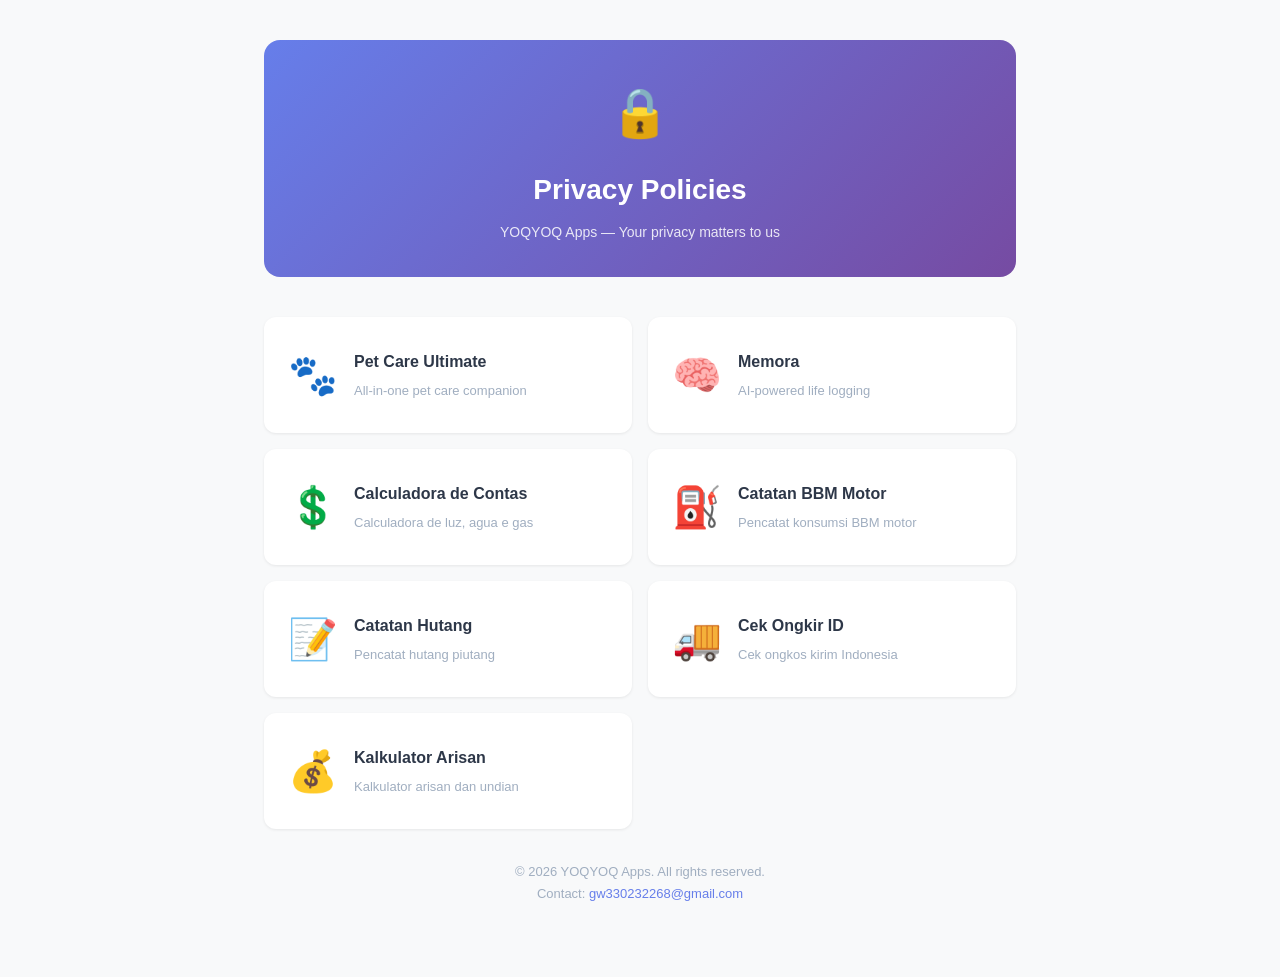
<file: index.html>
<!DOCTYPE html>
<html lang="en">
<head>
  <meta charset="UTF-8">
  <meta name="viewport" content="width=device-width, initial-scale=1.0">
  <title>YOQYOQ Apps - Privacy Policies</title>
  <link rel="stylesheet" href="style.css">
</head>
<body>
  <div class="container">
    <div class="header">
      <div class="app-icon">&#128274;</div>
      <h1>Privacy Policies</h1>
      <p class="subtitle">YOQYOQ Apps &mdash; Your privacy matters to us</p>
    </div>

    <div class="app-grid">
      <a href="pet-care-ultimate.html" class="app-card">
        <span class="card-icon">&#128062;</span>
        <div class="card-info">
          <h3>Pet Care Ultimate</h3>
          <p>All-in-one pet care companion</p>
        </div>
      </a>
      <a href="memora.html" class="app-card">
        <span class="card-icon">&#129504;</span>
        <div class="card-info">
          <h3>Memora</h3>
          <p>AI-powered life logging</p>
        </div>
      </a>
      <a href="calculadora-contas.html" class="app-card">
        <span class="card-icon">&#128178;</span>
        <div class="card-info">
          <h3>Calculadora de Contas</h3>
          <p>Calculadora de luz, agua e gas</p>
        </div>
      </a>
      <a href="catatan-bbm-motor.html" class="app-card">
        <span class="card-icon">&#9981;</span>
        <div class="card-info">
          <h3>Catatan BBM Motor</h3>
          <p>Pencatat konsumsi BBM motor</p>
        </div>
      </a>
      <a href="catatan-hutang.html" class="app-card">
        <span class="card-icon">&#128221;</span>
        <div class="card-info">
          <h3>Catatan Hutang</h3>
          <p>Pencatat hutang piutang</p>
        </div>
      </a>
      <a href="cek-ongkir-id.html" class="app-card">
        <span class="card-icon">&#128666;</span>
        <div class="card-info">
          <h3>Cek Ongkir ID</h3>
          <p>Cek ongkos kirim Indonesia</p>
        </div>
      </a>
      <a href="kalkulator-arisan.html" class="app-card">
        <span class="card-icon">&#128176;</span>
        <div class="card-info">
          <h3>Kalkulator Arisan</h3>
          <p>Kalkulator arisan dan undian</p>
        </div>
      </a>
    </div>

    <div class="footer">
      <p>&copy; 2026 YOQYOQ Apps. All rights reserved.</p>
      <p>Contact: <a href="mailto:gw330232268@gmail.com">gw330232268@gmail.com</a></p>
    </div>
  </div>
</body>
</html>
</file>
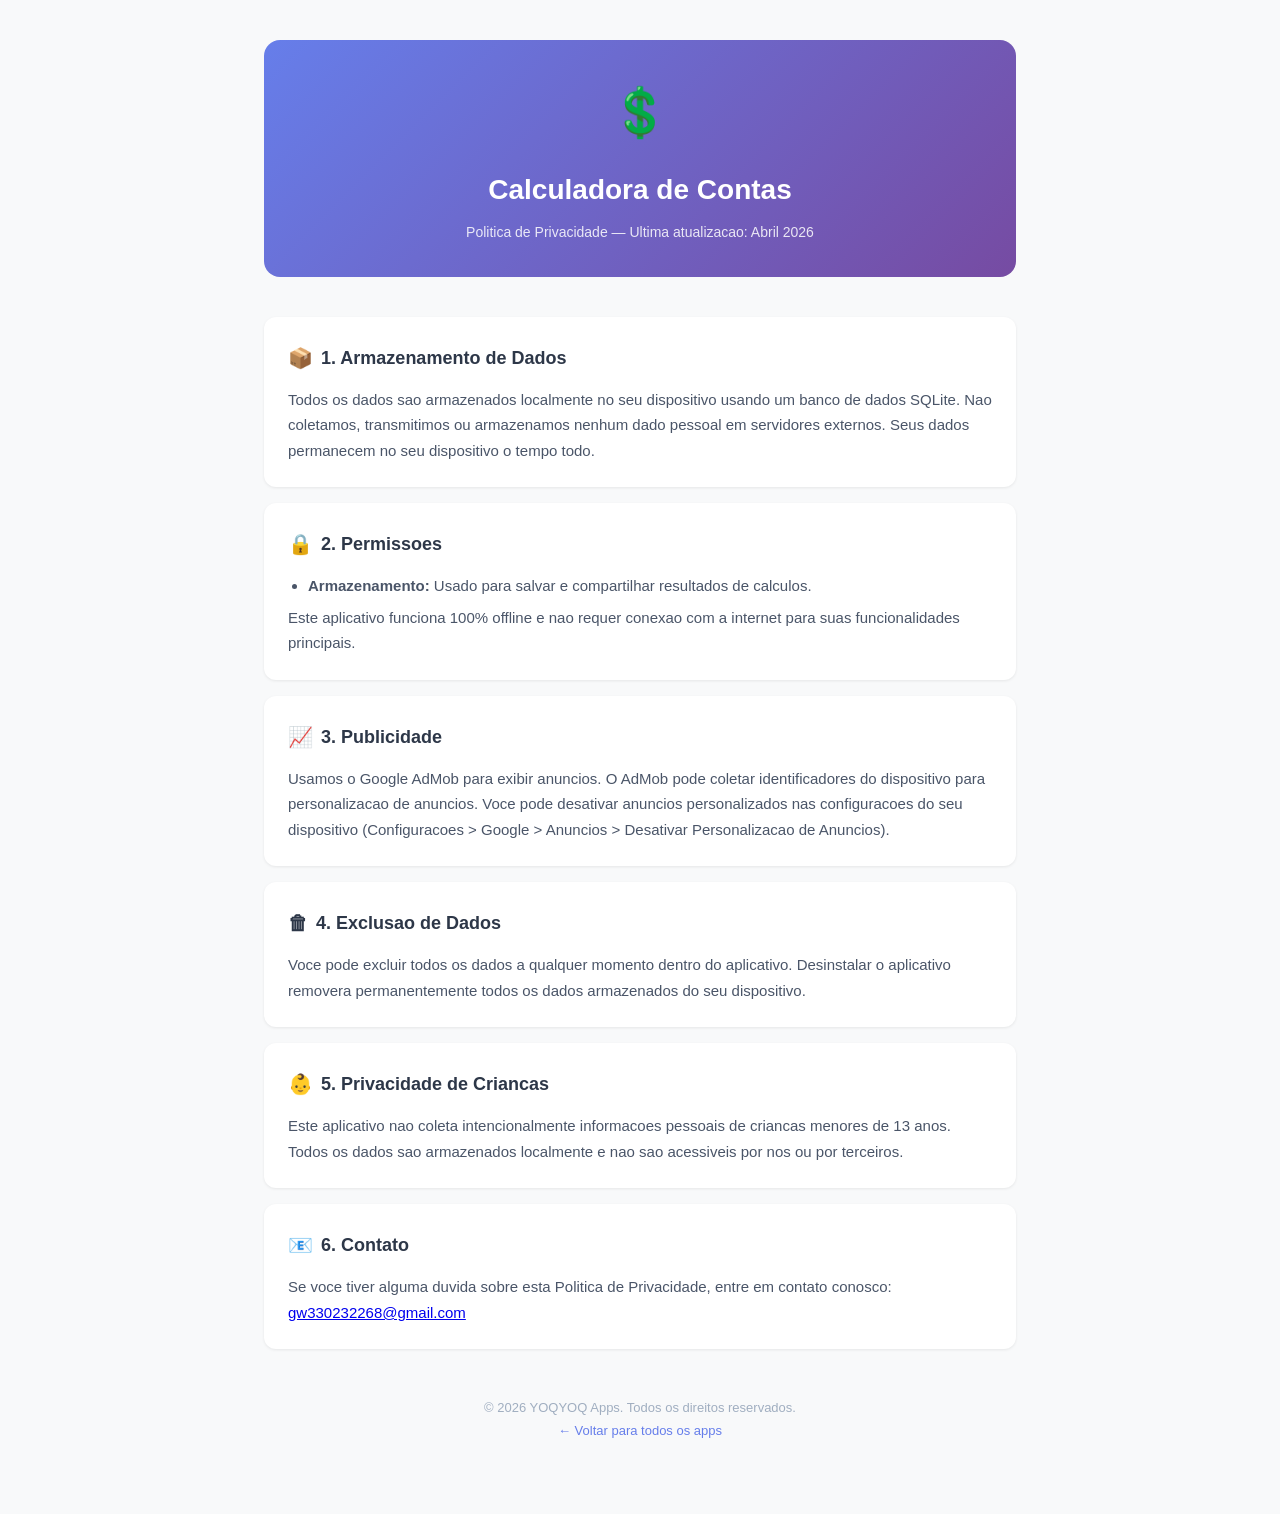
<file: calculadora-contas.html>
<!DOCTYPE html>
<html lang="pt-BR">
<head>
  <meta charset="UTF-8">
  <meta name="viewport" content="width=device-width, initial-scale=1.0">
  <title>Calculadora de Contas - Politica de Privacidade</title>
  <link rel="stylesheet" href="style.css">
</head>
<body>
  <div class="container">
    <div class="header">
      <div class="app-icon">&#128178;</div>
      <h1>Calculadora de Contas</h1>
      <p class="subtitle">Politica de Privacidade &mdash; Ultima atualizacao: Abril 2026</p>
    </div>

    <section>
      <h2><span class="icon">&#128230;</span> 1. Armazenamento de Dados</h2>
      <p>Todos os dados sao armazenados localmente no seu dispositivo usando um banco de dados SQLite. Nao coletamos, transmitimos ou armazenamos nenhum dado pessoal em servidores externos. Seus dados permanecem no seu dispositivo o tempo todo.</p>
    </section>

    <section>
      <h2><span class="icon">&#128274;</span> 2. Permissoes</h2>
      <ul>
        <li><strong>Armazenamento:</strong> Usado para salvar e compartilhar resultados de calculos.</li>
      </ul>
      <p>Este aplicativo funciona 100% offline e nao requer conexao com a internet para suas funcionalidades principais.</p>
    </section>

    <section>
      <h2><span class="icon">&#128200;</span> 3. Publicidade</h2>
      <p>Usamos o Google AdMob para exibir anuncios. O AdMob pode coletar identificadores do dispositivo para personalizacao de anuncios. Voce pode desativar anuncios personalizados nas configuracoes do seu dispositivo (Configuracoes &gt; Google &gt; Anuncios &gt; Desativar Personalizacao de Anuncios).</p>
    </section>

    <section>
      <h2><span class="icon">&#128465;</span> 4. Exclusao de Dados</h2>
      <p>Voce pode excluir todos os dados a qualquer momento dentro do aplicativo. Desinstalar o aplicativo removera permanentemente todos os dados armazenados do seu dispositivo.</p>
    </section>

    <section>
      <h2><span class="icon">&#128118;</span> 5. Privacidade de Criancas</h2>
      <p>Este aplicativo nao coleta intencionalmente informacoes pessoais de criancas menores de 13 anos. Todos os dados sao armazenados localmente e nao sao acessiveis por nos ou por terceiros.</p>
    </section>

    <section>
      <h2><span class="icon">&#128231;</span> 6. Contato</h2>
      <p>Se voce tiver alguma duvida sobre esta Politica de Privacidade, entre em contato conosco:</p>
      <p><a href="mailto:gw330232268@gmail.com">gw330232268@gmail.com</a></p>
    </section>

    <div class="footer">
      <p>&copy; 2026 YOQYOQ Apps. Todos os direitos reservados.</p>
      <p><a href="index.html">&larr; Voltar para todos os apps</a></p>
    </div>
  </div>
</body>
</html>
</file>
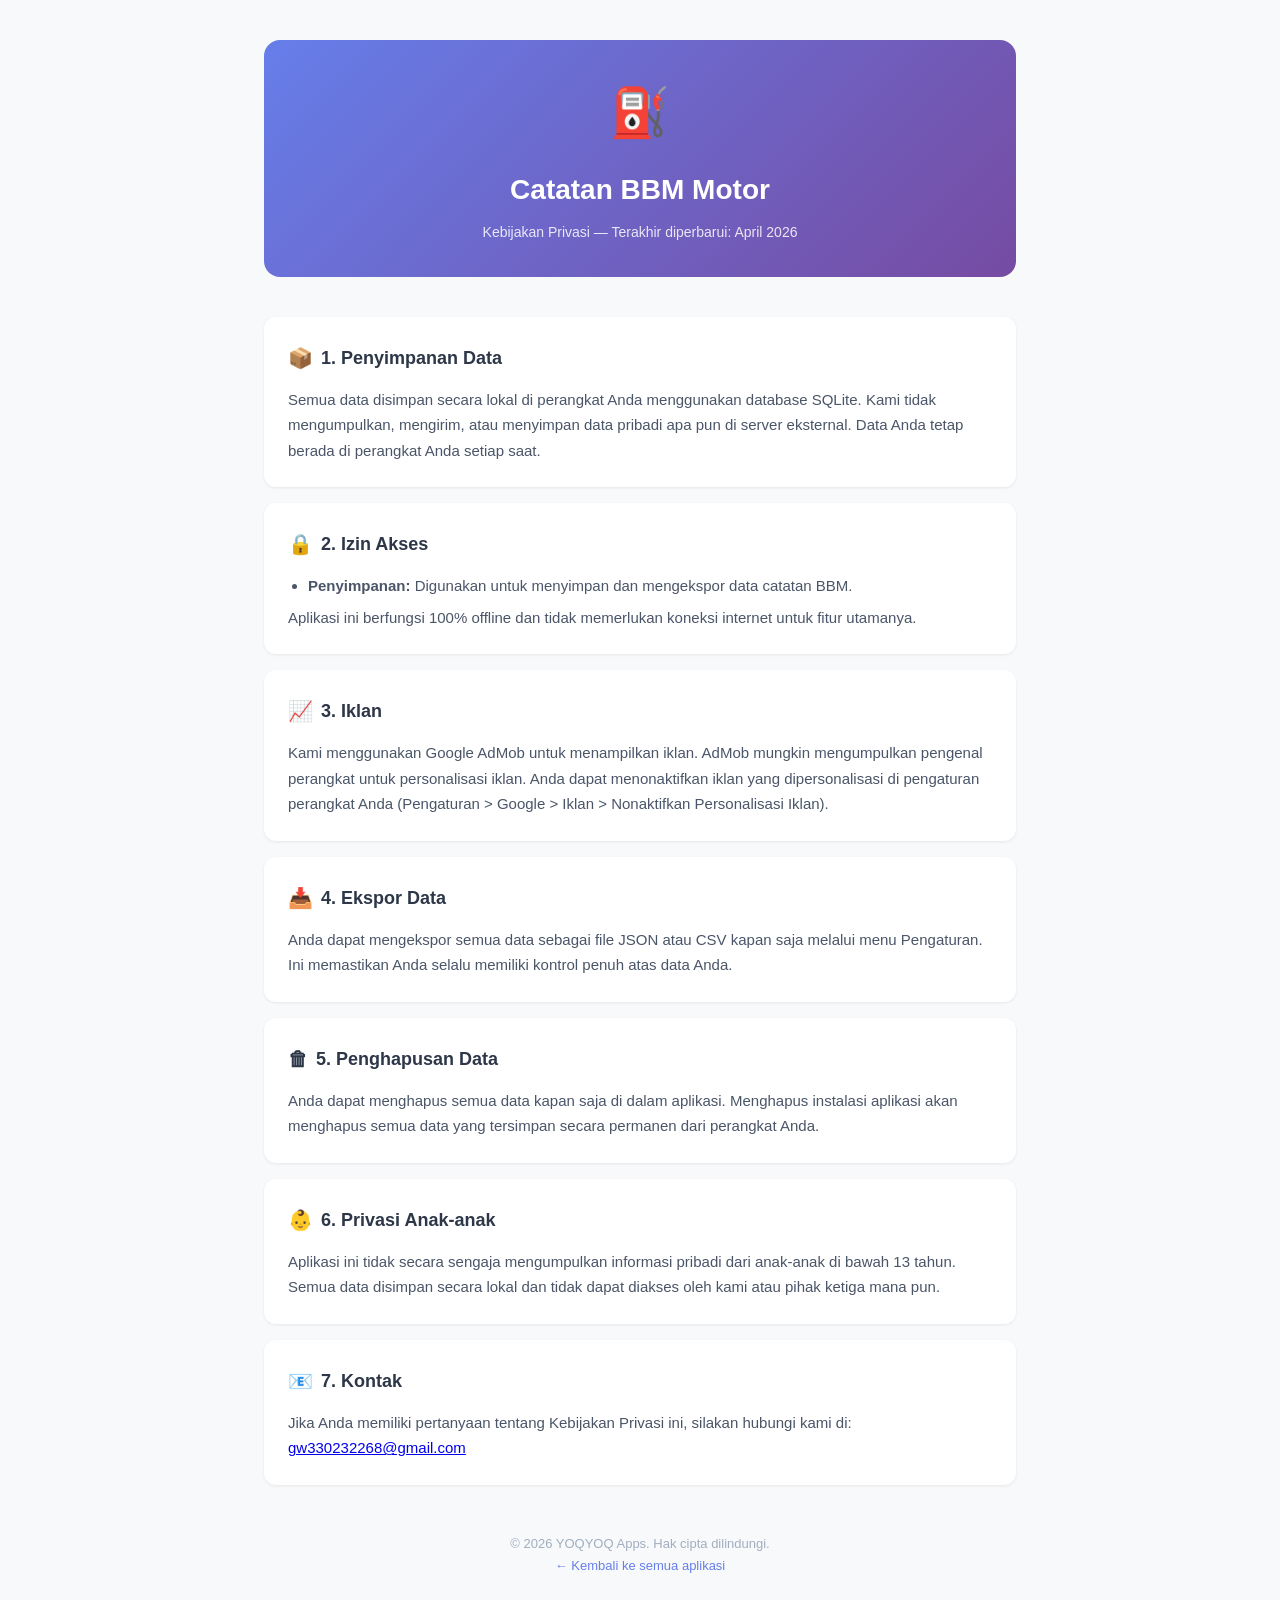
<file: catatan-bbm-motor.html>
<!DOCTYPE html>
<html lang="id">
<head>
  <meta charset="UTF-8">
  <meta name="viewport" content="width=device-width, initial-scale=1.0">
  <title>Catatan BBM Motor - Kebijakan Privasi</title>
  <link rel="stylesheet" href="style.css">
</head>
<body>
  <div class="container">
    <div class="header">
      <div class="app-icon">&#9981;</div>
      <h1>Catatan BBM Motor</h1>
      <p class="subtitle">Kebijakan Privasi &mdash; Terakhir diperbarui: April 2026</p>
    </div>

    <section>
      <h2><span class="icon">&#128230;</span> 1. Penyimpanan Data</h2>
      <p>Semua data disimpan secara lokal di perangkat Anda menggunakan database SQLite. Kami tidak mengumpulkan, mengirim, atau menyimpan data pribadi apa pun di server eksternal. Data Anda tetap berada di perangkat Anda setiap saat.</p>
    </section>

    <section>
      <h2><span class="icon">&#128274;</span> 2. Izin Akses</h2>
      <ul>
        <li><strong>Penyimpanan:</strong> Digunakan untuk menyimpan dan mengekspor data catatan BBM.</li>
      </ul>
      <p>Aplikasi ini berfungsi 100% offline dan tidak memerlukan koneksi internet untuk fitur utamanya.</p>
    </section>

    <section>
      <h2><span class="icon">&#128200;</span> 3. Iklan</h2>
      <p>Kami menggunakan Google AdMob untuk menampilkan iklan. AdMob mungkin mengumpulkan pengenal perangkat untuk personalisasi iklan. Anda dapat menonaktifkan iklan yang dipersonalisasi di pengaturan perangkat Anda (Pengaturan &gt; Google &gt; Iklan &gt; Nonaktifkan Personalisasi Iklan).</p>
    </section>

    <section>
      <h2><span class="icon">&#128229;</span> 4. Ekspor Data</h2>
      <p>Anda dapat mengekspor semua data sebagai file JSON atau CSV kapan saja melalui menu Pengaturan. Ini memastikan Anda selalu memiliki kontrol penuh atas data Anda.</p>
    </section>

    <section>
      <h2><span class="icon">&#128465;</span> 5. Penghapusan Data</h2>
      <p>Anda dapat menghapus semua data kapan saja di dalam aplikasi. Menghapus instalasi aplikasi akan menghapus semua data yang tersimpan secara permanen dari perangkat Anda.</p>
    </section>

    <section>
      <h2><span class="icon">&#128118;</span> 6. Privasi Anak-anak</h2>
      <p>Aplikasi ini tidak secara sengaja mengumpulkan informasi pribadi dari anak-anak di bawah 13 tahun. Semua data disimpan secara lokal dan tidak dapat diakses oleh kami atau pihak ketiga mana pun.</p>
    </section>

    <section>
      <h2><span class="icon">&#128231;</span> 7. Kontak</h2>
      <p>Jika Anda memiliki pertanyaan tentang Kebijakan Privasi ini, silakan hubungi kami di:</p>
      <p><a href="mailto:gw330232268@gmail.com">gw330232268@gmail.com</a></p>
    </section>

    <div class="footer">
      <p>&copy; 2026 YOQYOQ Apps. Hak cipta dilindungi.</p>
      <p><a href="index.html">&larr; Kembali ke semua aplikasi</a></p>
    </div>
  </div>
</body>
</html>
</file>
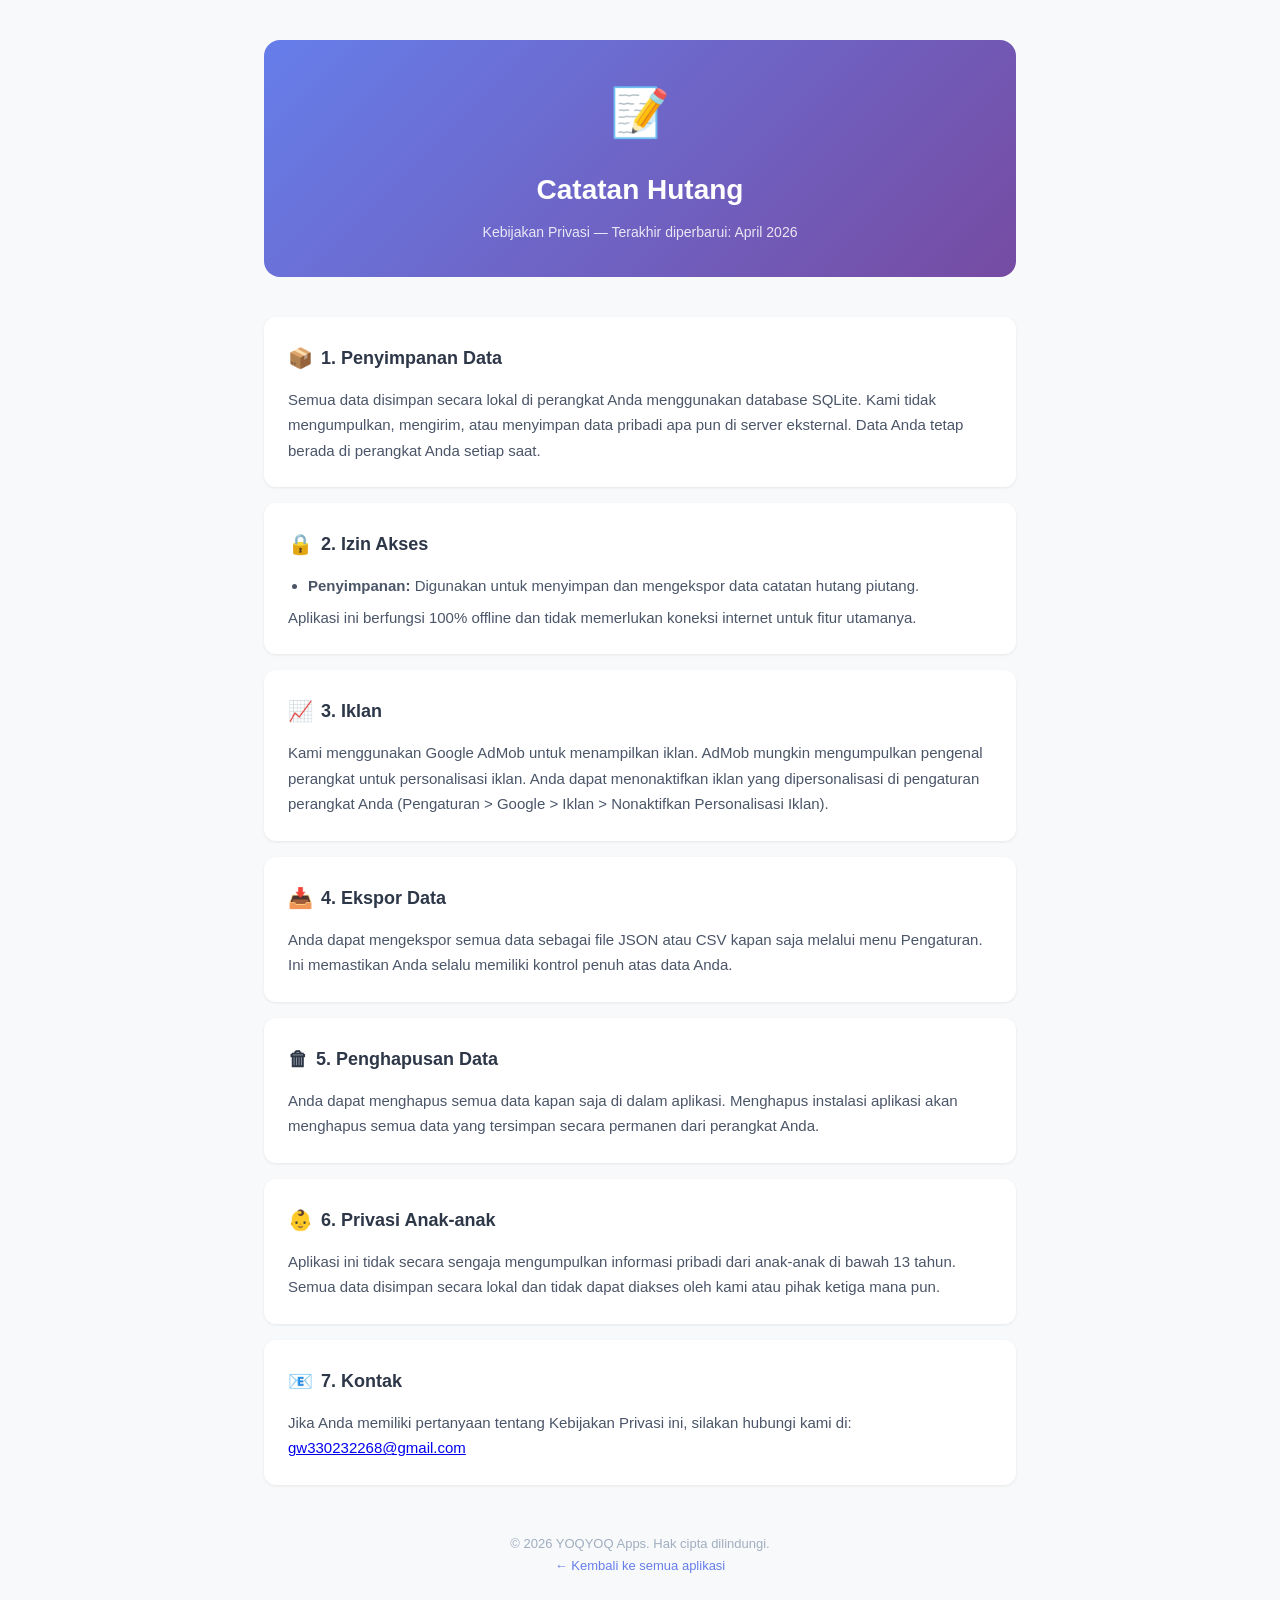
<file: catatan-hutang.html>
<!DOCTYPE html>
<html lang="id">
<head>
  <meta charset="UTF-8">
  <meta name="viewport" content="width=device-width, initial-scale=1.0">
  <title>Catatan Hutang - Kebijakan Privasi</title>
  <link rel="stylesheet" href="style.css">
</head>
<body>
  <div class="container">
    <div class="header">
      <div class="app-icon">&#128221;</div>
      <h1>Catatan Hutang</h1>
      <p class="subtitle">Kebijakan Privasi &mdash; Terakhir diperbarui: April 2026</p>
    </div>

    <section>
      <h2><span class="icon">&#128230;</span> 1. Penyimpanan Data</h2>
      <p>Semua data disimpan secara lokal di perangkat Anda menggunakan database SQLite. Kami tidak mengumpulkan, mengirim, atau menyimpan data pribadi apa pun di server eksternal. Data Anda tetap berada di perangkat Anda setiap saat.</p>
    </section>

    <section>
      <h2><span class="icon">&#128274;</span> 2. Izin Akses</h2>
      <ul>
        <li><strong>Penyimpanan:</strong> Digunakan untuk menyimpan dan mengekspor data catatan hutang piutang.</li>
      </ul>
      <p>Aplikasi ini berfungsi 100% offline dan tidak memerlukan koneksi internet untuk fitur utamanya.</p>
    </section>

    <section>
      <h2><span class="icon">&#128200;</span> 3. Iklan</h2>
      <p>Kami menggunakan Google AdMob untuk menampilkan iklan. AdMob mungkin mengumpulkan pengenal perangkat untuk personalisasi iklan. Anda dapat menonaktifkan iklan yang dipersonalisasi di pengaturan perangkat Anda (Pengaturan &gt; Google &gt; Iklan &gt; Nonaktifkan Personalisasi Iklan).</p>
    </section>

    <section>
      <h2><span class="icon">&#128229;</span> 4. Ekspor Data</h2>
      <p>Anda dapat mengekspor semua data sebagai file JSON atau CSV kapan saja melalui menu Pengaturan. Ini memastikan Anda selalu memiliki kontrol penuh atas data Anda.</p>
    </section>

    <section>
      <h2><span class="icon">&#128465;</span> 5. Penghapusan Data</h2>
      <p>Anda dapat menghapus semua data kapan saja di dalam aplikasi. Menghapus instalasi aplikasi akan menghapus semua data yang tersimpan secara permanen dari perangkat Anda.</p>
    </section>

    <section>
      <h2><span class="icon">&#128118;</span> 6. Privasi Anak-anak</h2>
      <p>Aplikasi ini tidak secara sengaja mengumpulkan informasi pribadi dari anak-anak di bawah 13 tahun. Semua data disimpan secara lokal dan tidak dapat diakses oleh kami atau pihak ketiga mana pun.</p>
    </section>

    <section>
      <h2><span class="icon">&#128231;</span> 7. Kontak</h2>
      <p>Jika Anda memiliki pertanyaan tentang Kebijakan Privasi ini, silakan hubungi kami di:</p>
      <p><a href="mailto:gw330232268@gmail.com">gw330232268@gmail.com</a></p>
    </section>

    <div class="footer">
      <p>&copy; 2026 YOQYOQ Apps. Hak cipta dilindungi.</p>
      <p><a href="index.html">&larr; Kembali ke semua aplikasi</a></p>
    </div>
  </div>
</body>
</html>
</file>
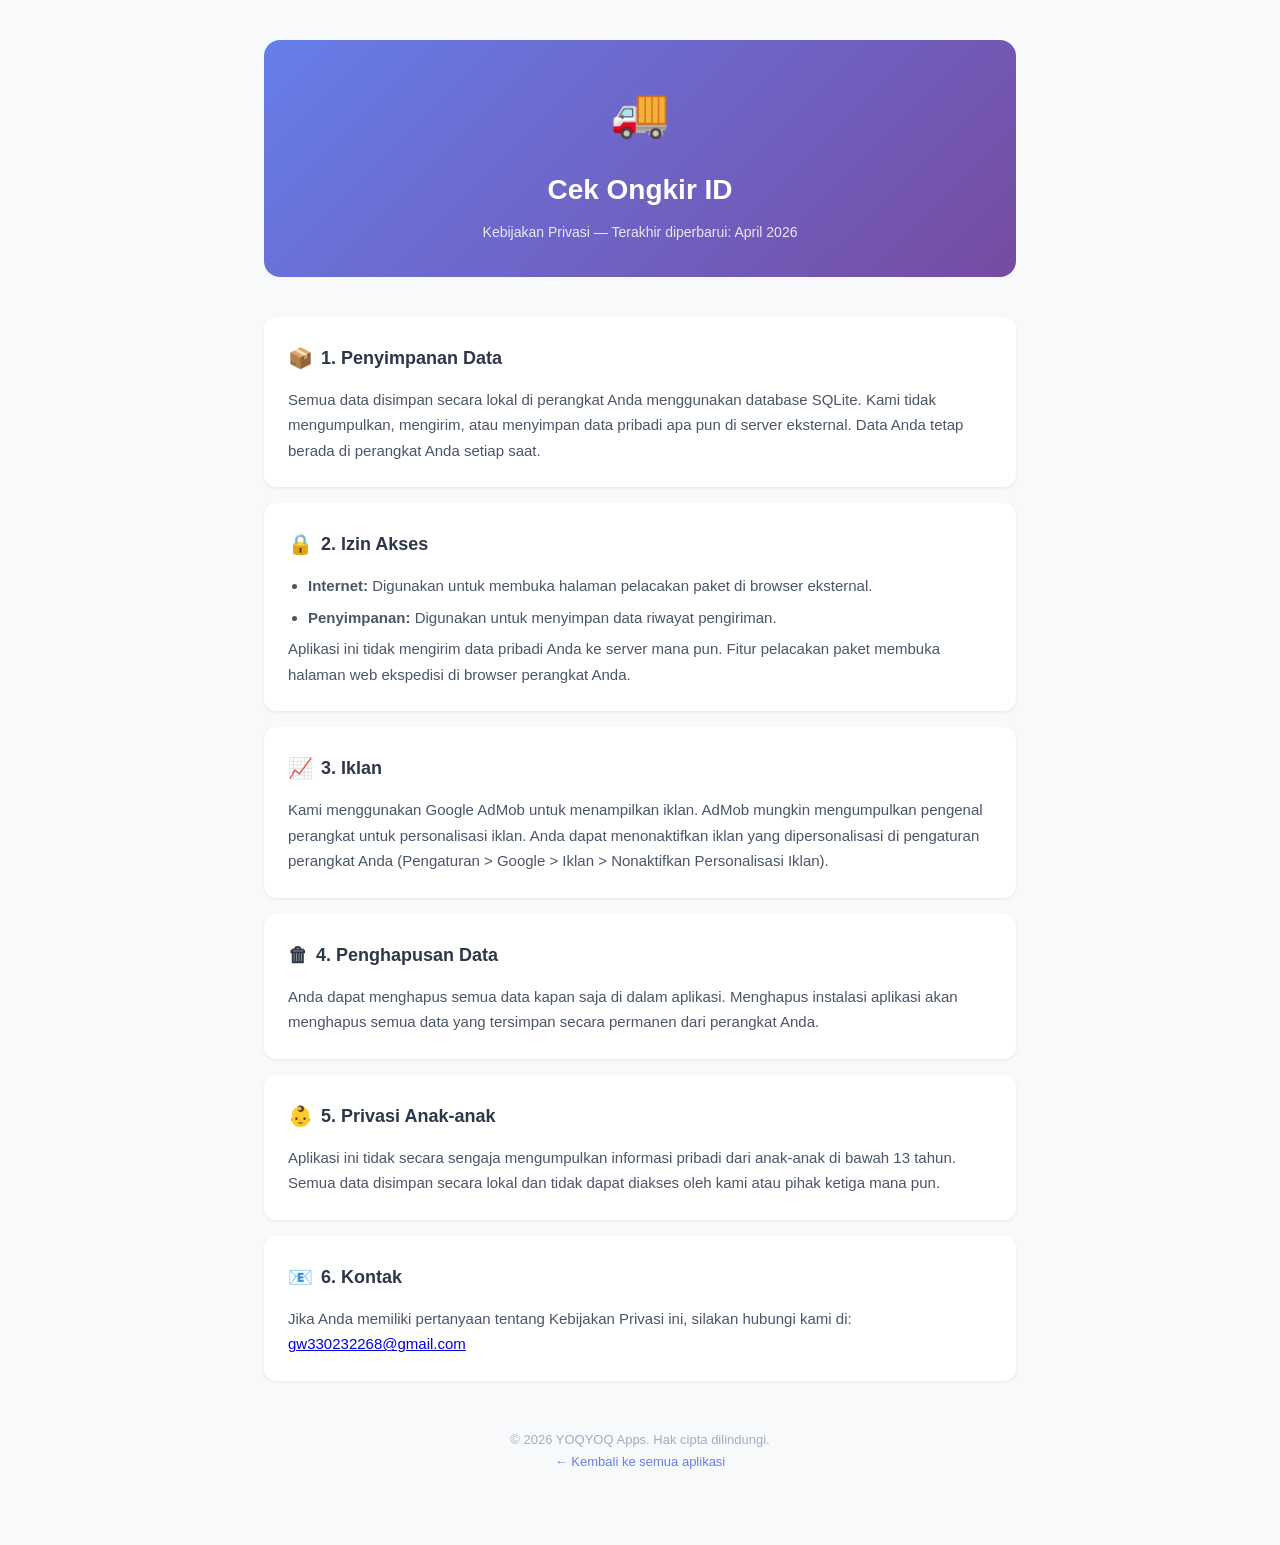
<file: cek-ongkir-id.html>
<!DOCTYPE html>
<html lang="id">
<head>
  <meta charset="UTF-8">
  <meta name="viewport" content="width=device-width, initial-scale=1.0">
  <title>Cek Ongkir ID - Kebijakan Privasi</title>
  <link rel="stylesheet" href="style.css">
</head>
<body>
  <div class="container">
    <div class="header">
      <div class="app-icon">&#128666;</div>
      <h1>Cek Ongkir ID</h1>
      <p class="subtitle">Kebijakan Privasi &mdash; Terakhir diperbarui: April 2026</p>
    </div>

    <section>
      <h2><span class="icon">&#128230;</span> 1. Penyimpanan Data</h2>
      <p>Semua data disimpan secara lokal di perangkat Anda menggunakan database SQLite. Kami tidak mengumpulkan, mengirim, atau menyimpan data pribadi apa pun di server eksternal. Data Anda tetap berada di perangkat Anda setiap saat.</p>
    </section>

    <section>
      <h2><span class="icon">&#128274;</span> 2. Izin Akses</h2>
      <ul>
        <li><strong>Internet:</strong> Digunakan untuk membuka halaman pelacakan paket di browser eksternal.</li>
        <li><strong>Penyimpanan:</strong> Digunakan untuk menyimpan data riwayat pengiriman.</li>
      </ul>
      <p>Aplikasi ini tidak mengirim data pribadi Anda ke server mana pun. Fitur pelacakan paket membuka halaman web ekspedisi di browser perangkat Anda.</p>
    </section>

    <section>
      <h2><span class="icon">&#128200;</span> 3. Iklan</h2>
      <p>Kami menggunakan Google AdMob untuk menampilkan iklan. AdMob mungkin mengumpulkan pengenal perangkat untuk personalisasi iklan. Anda dapat menonaktifkan iklan yang dipersonalisasi di pengaturan perangkat Anda (Pengaturan &gt; Google &gt; Iklan &gt; Nonaktifkan Personalisasi Iklan).</p>
    </section>

    <section>
      <h2><span class="icon">&#128465;</span> 4. Penghapusan Data</h2>
      <p>Anda dapat menghapus semua data kapan saja di dalam aplikasi. Menghapus instalasi aplikasi akan menghapus semua data yang tersimpan secara permanen dari perangkat Anda.</p>
    </section>

    <section>
      <h2><span class="icon">&#128118;</span> 5. Privasi Anak-anak</h2>
      <p>Aplikasi ini tidak secara sengaja mengumpulkan informasi pribadi dari anak-anak di bawah 13 tahun. Semua data disimpan secara lokal dan tidak dapat diakses oleh kami atau pihak ketiga mana pun.</p>
    </section>

    <section>
      <h2><span class="icon">&#128231;</span> 6. Kontak</h2>
      <p>Jika Anda memiliki pertanyaan tentang Kebijakan Privasi ini, silakan hubungi kami di:</p>
      <p><a href="mailto:gw330232268@gmail.com">gw330232268@gmail.com</a></p>
    </section>

    <div class="footer">
      <p>&copy; 2026 YOQYOQ Apps. Hak cipta dilindungi.</p>
      <p><a href="index.html">&larr; Kembali ke semua aplikasi</a></p>
    </div>
  </div>
</body>
</html>
</file>
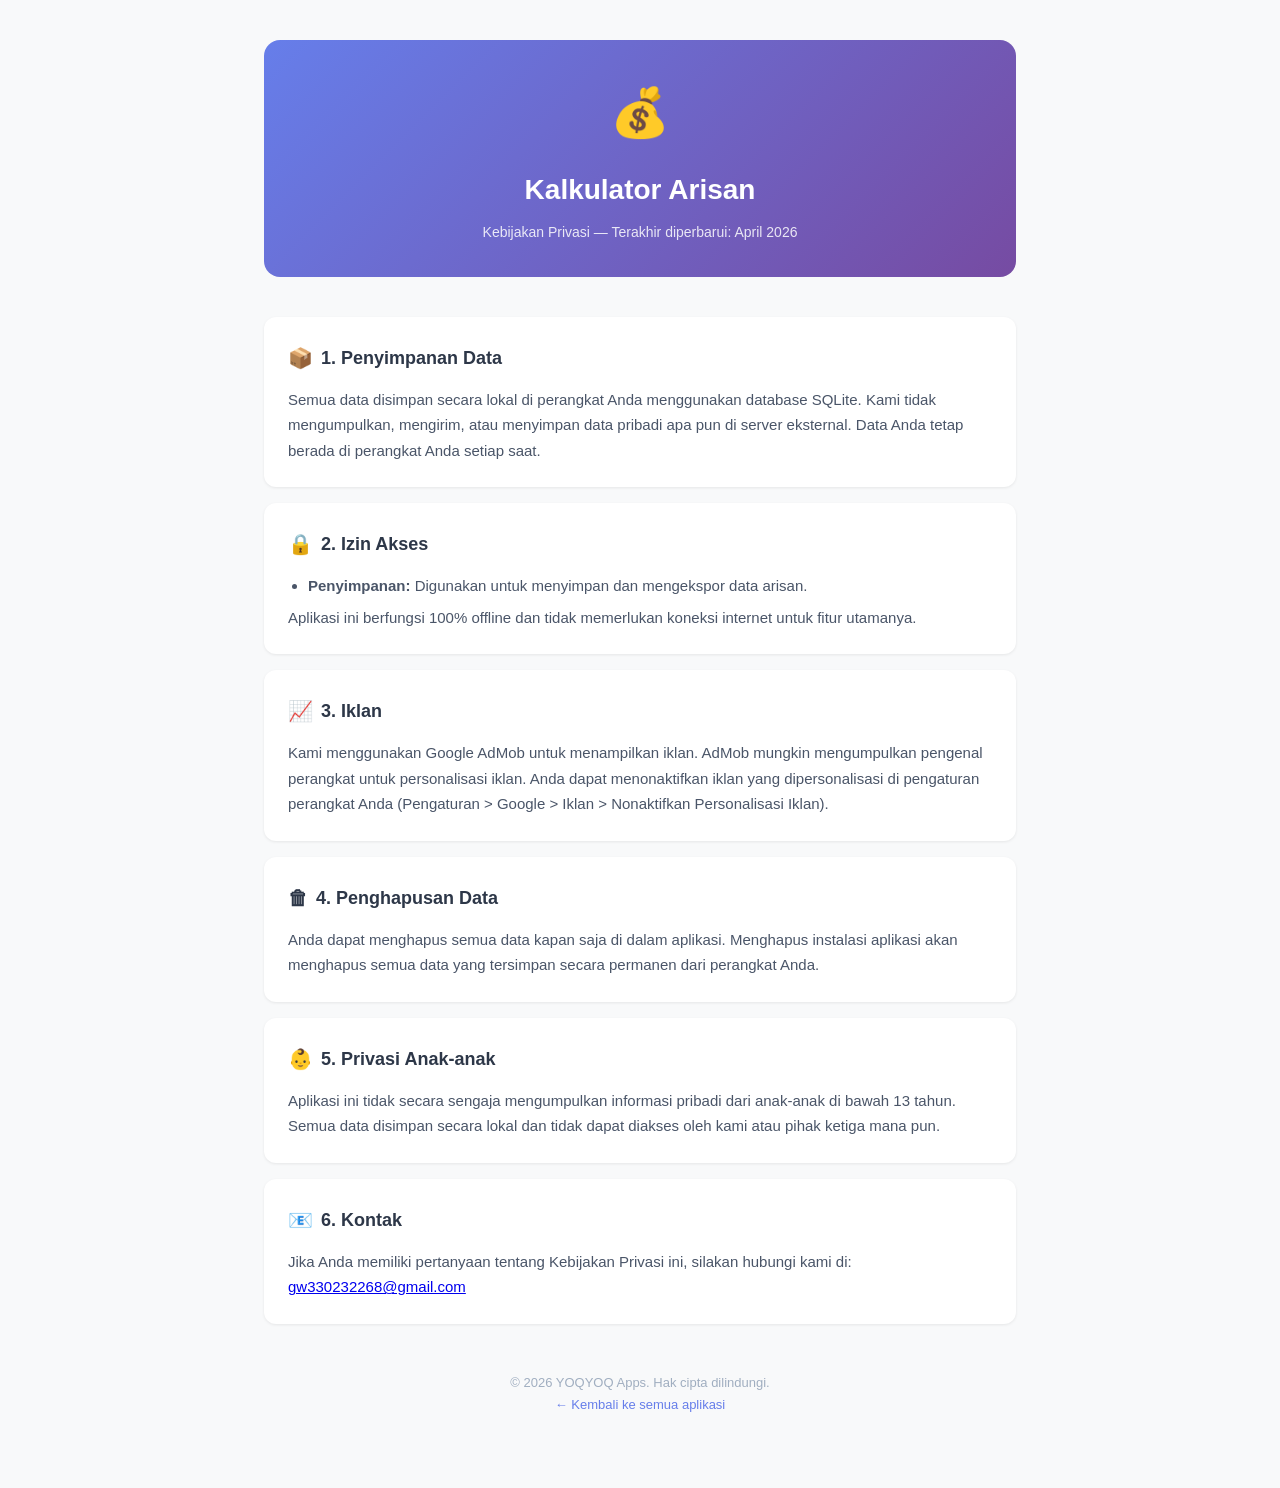
<file: kalkulator-arisan.html>
<!DOCTYPE html>
<html lang="id">
<head>
  <meta charset="UTF-8">
  <meta name="viewport" content="width=device-width, initial-scale=1.0">
  <title>Kalkulator Arisan - Kebijakan Privasi</title>
  <link rel="stylesheet" href="style.css">
</head>
<body>
  <div class="container">
    <div class="header">
      <div class="app-icon">&#128176;</div>
      <h1>Kalkulator Arisan</h1>
      <p class="subtitle">Kebijakan Privasi &mdash; Terakhir diperbarui: April 2026</p>
    </div>

    <section>
      <h2><span class="icon">&#128230;</span> 1. Penyimpanan Data</h2>
      <p>Semua data disimpan secara lokal di perangkat Anda menggunakan database SQLite. Kami tidak mengumpulkan, mengirim, atau menyimpan data pribadi apa pun di server eksternal. Data Anda tetap berada di perangkat Anda setiap saat.</p>
    </section>

    <section>
      <h2><span class="icon">&#128274;</span> 2. Izin Akses</h2>
      <ul>
        <li><strong>Penyimpanan:</strong> Digunakan untuk menyimpan dan mengekspor data arisan.</li>
      </ul>
      <p>Aplikasi ini berfungsi 100% offline dan tidak memerlukan koneksi internet untuk fitur utamanya.</p>
    </section>

    <section>
      <h2><span class="icon">&#128200;</span> 3. Iklan</h2>
      <p>Kami menggunakan Google AdMob untuk menampilkan iklan. AdMob mungkin mengumpulkan pengenal perangkat untuk personalisasi iklan. Anda dapat menonaktifkan iklan yang dipersonalisasi di pengaturan perangkat Anda (Pengaturan &gt; Google &gt; Iklan &gt; Nonaktifkan Personalisasi Iklan).</p>
    </section>

    <section>
      <h2><span class="icon">&#128465;</span> 4. Penghapusan Data</h2>
      <p>Anda dapat menghapus semua data kapan saja di dalam aplikasi. Menghapus instalasi aplikasi akan menghapus semua data yang tersimpan secara permanen dari perangkat Anda.</p>
    </section>

    <section>
      <h2><span class="icon">&#128118;</span> 5. Privasi Anak-anak</h2>
      <p>Aplikasi ini tidak secara sengaja mengumpulkan informasi pribadi dari anak-anak di bawah 13 tahun. Semua data disimpan secara lokal dan tidak dapat diakses oleh kami atau pihak ketiga mana pun.</p>
    </section>

    <section>
      <h2><span class="icon">&#128231;</span> 6. Kontak</h2>
      <p>Jika Anda memiliki pertanyaan tentang Kebijakan Privasi ini, silakan hubungi kami di:</p>
      <p><a href="mailto:gw330232268@gmail.com">gw330232268@gmail.com</a></p>
    </section>

    <div class="footer">
      <p>&copy; 2026 YOQYOQ Apps. Hak cipta dilindungi.</p>
      <p><a href="index.html">&larr; Kembali ke semua aplikasi</a></p>
    </div>
  </div>
</body>
</html>
</file>
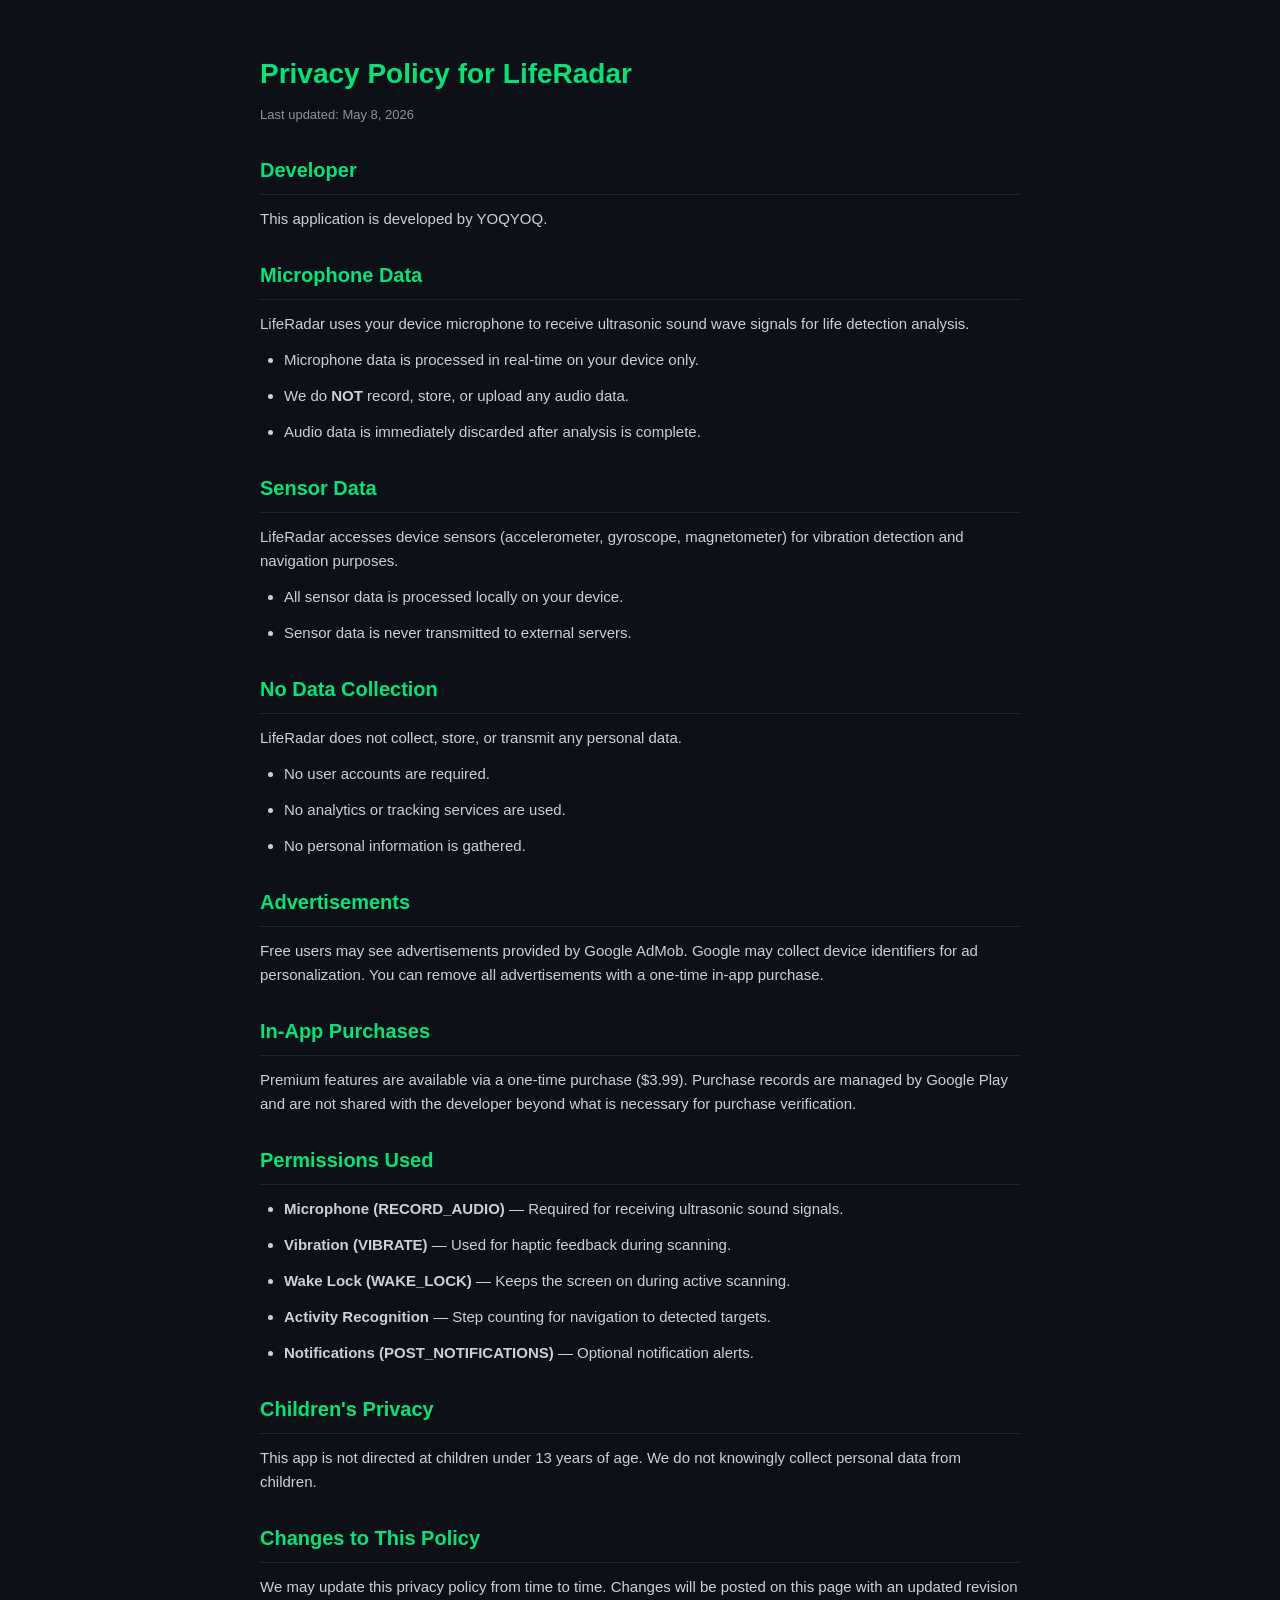
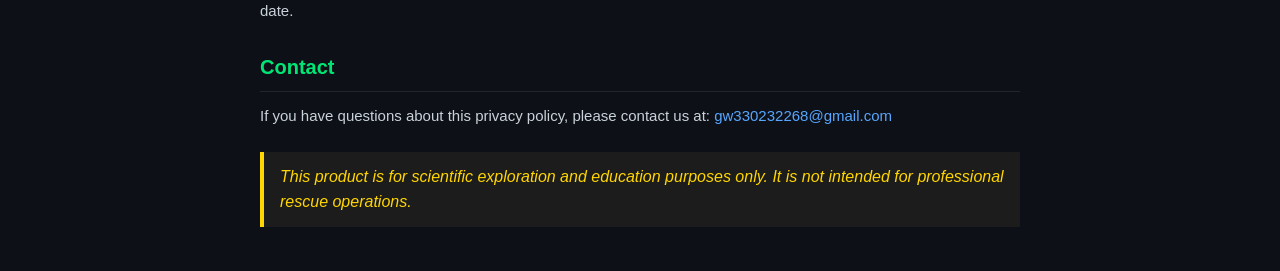
<file: life-radar.html>
<!DOCTYPE html>
<html lang="en">
<head>
    <meta charset="UTF-8">
    <meta name="viewport" content="width=device-width, initial-scale=1.0">
    <title>LifeRadar - Privacy Policy</title>
    <style>
        * { margin: 0; padding: 0; box-sizing: border-box; }
        body { font-family: -apple-system, BlinkMacSystemFont, 'Segoe UI', Roboto, sans-serif; color: #1a1a2e; background: #0d1117; line-height: 1.6; padding: 20px; max-width: 800px; margin: 0 auto; }
        h1 { color: #00e676; font-size: 28px; margin: 32px 0 8px; }
        h2 { color: #00e676; font-size: 20px; margin: 28px 0 12px; border-bottom: 1px solid #21262d; padding-bottom: 8px; }
        p, li { color: #c9d1d9; margin-bottom: 12px; font-size: 15px; }
        ul { padding-left: 24px; margin-bottom: 12px; }
        .updated { color: #8b949e; font-size: 13px; margin-bottom: 24px; }
        .disclaimer { background: #1c1c1c; border-left: 4px solid #ffd600; padding: 12px 16px; margin: 24px 0; font-style: italic; color: #ffd600; }
        .contact { color: #58a6ff; }
    </style>
</head>
<body>
    <h1>Privacy Policy for LifeRadar</h1>
    <p class="updated">Last updated: May 8, 2026</p>

    <h2>Developer</h2>
    <p>This application is developed by YOQYOQ.</p>

    <h2>Microphone Data</h2>
    <p>LifeRadar uses your device microphone to receive ultrasonic sound wave signals for life detection analysis.</p>
    <ul>
        <li>Microphone data is processed in real-time on your device only.</li>
        <li>We do <strong>NOT</strong> record, store, or upload any audio data.</li>
        <li>Audio data is immediately discarded after analysis is complete.</li>
    </ul>

    <h2>Sensor Data</h2>
    <p>LifeRadar accesses device sensors (accelerometer, gyroscope, magnetometer) for vibration detection and navigation purposes.</p>
    <ul>
        <li>All sensor data is processed locally on your device.</li>
        <li>Sensor data is never transmitted to external servers.</li>
    </ul>

    <h2>No Data Collection</h2>
    <p>LifeRadar does not collect, store, or transmit any personal data.</p>
    <ul>
        <li>No user accounts are required.</li>
        <li>No analytics or tracking services are used.</li>
        <li>No personal information is gathered.</li>
    </ul>

    <h2>Advertisements</h2>
    <p>Free users may see advertisements provided by Google AdMob. Google may collect device identifiers for ad personalization. You can remove all advertisements with a one-time in-app purchase.</p>

    <h2>In-App Purchases</h2>
    <p>Premium features are available via a one-time purchase ($3.99). Purchase records are managed by Google Play and are not shared with the developer beyond what is necessary for purchase verification.</p>

    <h2>Permissions Used</h2>
    <ul>
        <li><strong>Microphone (RECORD_AUDIO)</strong> — Required for receiving ultrasonic sound signals.</li>
        <li><strong>Vibration (VIBRATE)</strong> — Used for haptic feedback during scanning.</li>
        <li><strong>Wake Lock (WAKE_LOCK)</strong> — Keeps the screen on during active scanning.</li>
        <li><strong>Activity Recognition</strong> — Step counting for navigation to detected targets.</li>
        <li><strong>Notifications (POST_NOTIFICATIONS)</strong> — Optional notification alerts.</li>
    </ul>

    <h2>Children's Privacy</h2>
    <p>This app is not directed at children under 13 years of age. We do not knowingly collect personal data from children.</p>

    <h2>Changes to This Policy</h2>
    <p>We may update this privacy policy from time to time. Changes will be posted on this page with an updated revision date.</p>

    <h2>Contact</h2>
    <p>If you have questions about this privacy policy, please contact us at: <span class="contact">gw330232268@gmail.com</span></p>

    <div class="disclaimer">
        This product is for scientific exploration and education purposes only. It is not intended for professional rescue operations.
    </div>
</body>
</html>
</file>
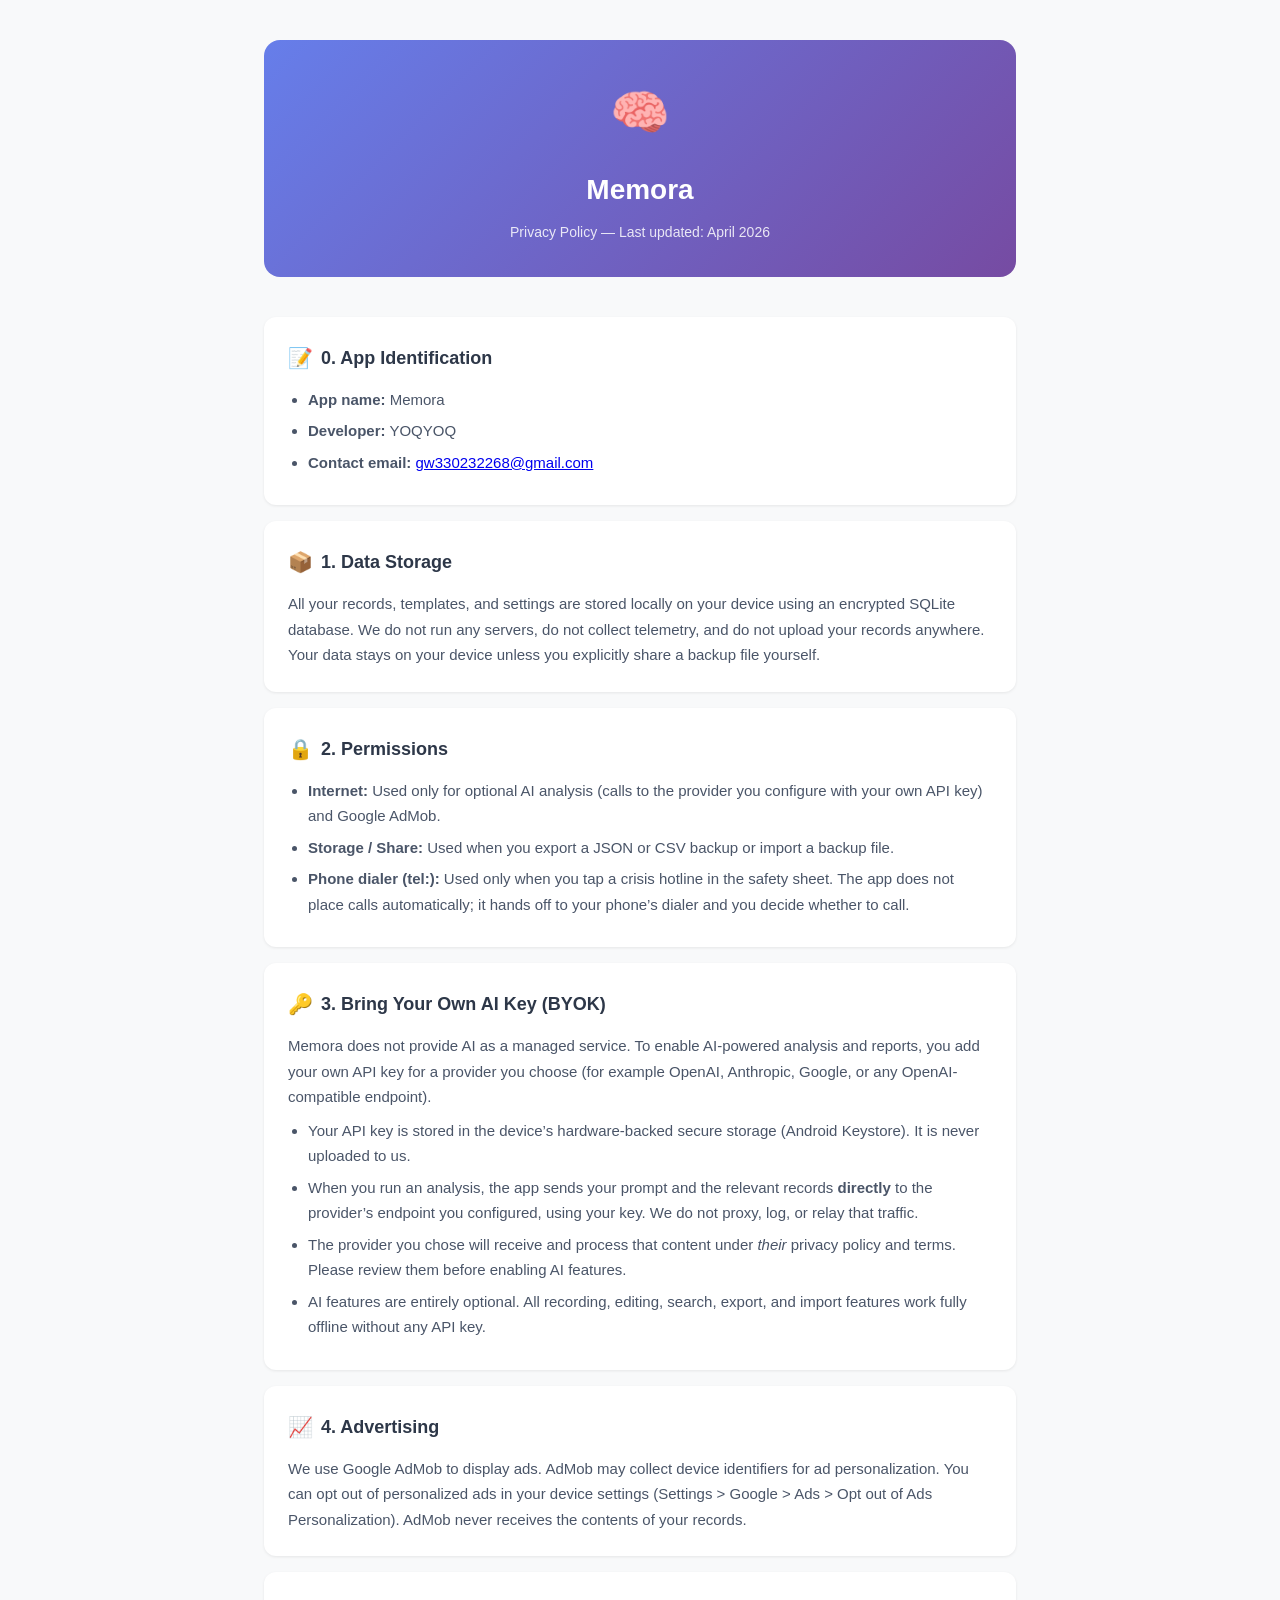
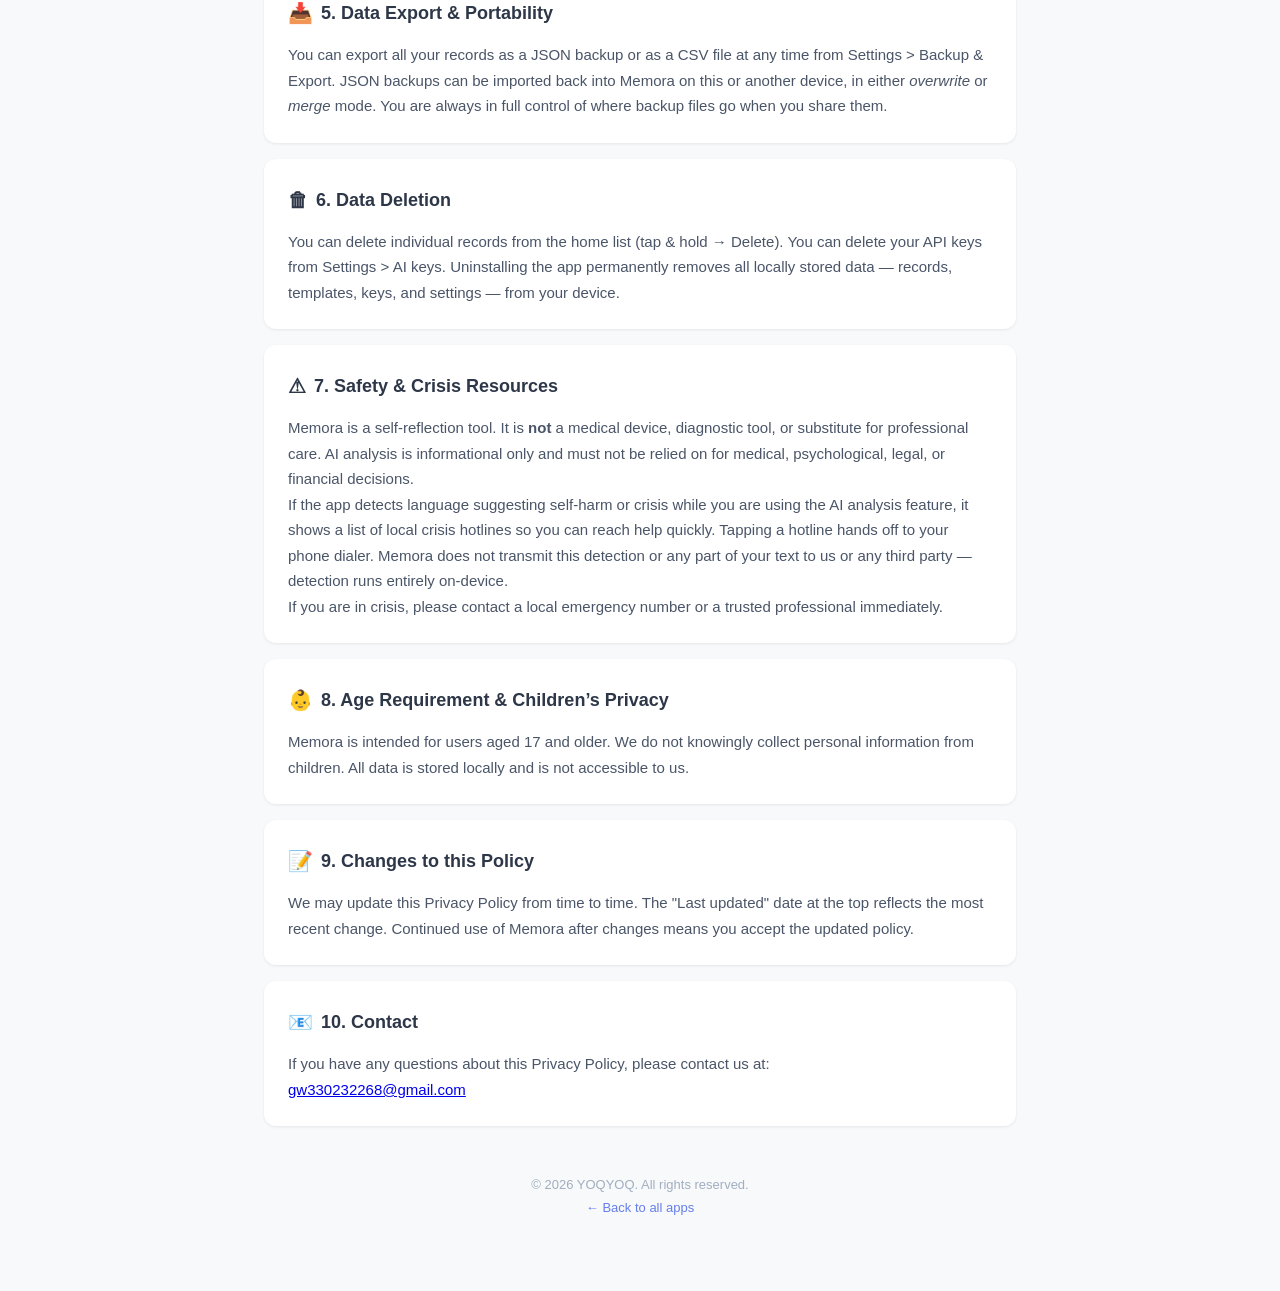
<file: memora.html>
<!DOCTYPE html>
<html lang="en">
<head>
  <meta charset="UTF-8">
  <meta name="viewport" content="width=device-width, initial-scale=1.0">
  <title>Memora - Privacy Policy</title>
  <link rel="stylesheet" href="style.css">
</head>
<body>
  <div class="container">
    <div class="header">
      <div class="app-icon">&#129504;</div>
      <h1>Memora</h1>
      <p class="subtitle">Privacy Policy &mdash; Last updated: April 2026</p>
    </div>

    <section>
      <h2><span class="icon">&#128221;</span> 0. App Identification</h2>
      <ul>
        <li><strong>App name:</strong> Memora</li>
        <li><strong>Developer:</strong> YOQYOQ</li>
        <li><strong>Contact email:</strong> <a href="mailto:gw330232268@gmail.com">gw330232268@gmail.com</a></li>
      </ul>
    </section>

    <section>
      <h2><span class="icon">&#128230;</span> 1. Data Storage</h2>
      <p>All your records, templates, and settings are stored locally on your device using an encrypted SQLite database. We do not run any servers, do not collect telemetry, and do not upload your records anywhere. Your data stays on your device unless you explicitly share a backup file yourself.</p>
    </section>

    <section>
      <h2><span class="icon">&#128274;</span> 2. Permissions</h2>
      <ul>
        <li><strong>Internet:</strong> Used only for optional AI analysis (calls to the provider you configure with your own API key) and Google AdMob.</li>
        <li><strong>Storage / Share:</strong> Used when you export a JSON or CSV backup or import a backup file.</li>
        <li><strong>Phone dialer (tel:):</strong> Used only when you tap a crisis hotline in the safety sheet. The app does not place calls automatically; it hands off to your phone&rsquo;s dialer and you decide whether to call.</li>
      </ul>
    </section>

    <section>
      <h2><span class="icon">&#128273;</span> 3. Bring Your Own AI Key (BYOK)</h2>
      <p>Memora does not provide AI as a managed service. To enable AI-powered analysis and reports, you add your own API key for a provider you choose (for example OpenAI, Anthropic, Google, or any OpenAI-compatible endpoint).</p>
      <ul>
        <li>Your API key is stored in the device&rsquo;s hardware-backed secure storage (Android Keystore). It is never uploaded to us.</li>
        <li>When you run an analysis, the app sends your prompt and the relevant records <strong>directly</strong> to the provider&rsquo;s endpoint you configured, using your key. We do not proxy, log, or relay that traffic.</li>
        <li>The provider you chose will receive and process that content under <em>their</em> privacy policy and terms. Please review them before enabling AI features.</li>
        <li>AI features are entirely optional. All recording, editing, search, export, and import features work fully offline without any API key.</li>
      </ul>
    </section>

    <section>
      <h2><span class="icon">&#128200;</span> 4. Advertising</h2>
      <p>We use Google AdMob to display ads. AdMob may collect device identifiers for ad personalization. You can opt out of personalized ads in your device settings (Settings &gt; Google &gt; Ads &gt; Opt out of Ads Personalization). AdMob never receives the contents of your records.</p>
    </section>

    <section>
      <h2><span class="icon">&#128229;</span> 5. Data Export &amp; Portability</h2>
      <p>You can export all your records as a JSON backup or as a CSV file at any time from Settings &gt; Backup &amp; Export. JSON backups can be imported back into Memora on this or another device, in either <em>overwrite</em> or <em>merge</em> mode. You are always in full control of where backup files go when you share them.</p>
    </section>

    <section>
      <h2><span class="icon">&#128465;</span> 6. Data Deletion</h2>
      <p>You can delete individual records from the home list (tap &amp; hold &rarr; Delete). You can delete your API keys from Settings &gt; AI keys. Uninstalling the app permanently removes all locally stored data &mdash; records, templates, keys, and settings &mdash; from your device.</p>
    </section>

    <section>
      <h2><span class="icon">&#9888;</span> 7. Safety &amp; Crisis Resources</h2>
      <p>Memora is a self-reflection tool. It is <strong>not</strong> a medical device, diagnostic tool, or substitute for professional care. AI analysis is informational only and must not be relied on for medical, psychological, legal, or financial decisions.</p>
      <p>If the app detects language suggesting self-harm or crisis while you are using the AI analysis feature, it shows a list of local crisis hotlines so you can reach help quickly. Tapping a hotline hands off to your phone dialer. Memora does not transmit this detection or any part of your text to us or any third party &mdash; detection runs entirely on-device.</p>
      <p>If you are in crisis, please contact a local emergency number or a trusted professional immediately.</p>
    </section>

    <section>
      <h2><span class="icon">&#128118;</span> 8. Age Requirement &amp; Children&rsquo;s Privacy</h2>
      <p>Memora is intended for users aged 17 and older. We do not knowingly collect personal information from children. All data is stored locally and is not accessible to us.</p>
    </section>

    <section>
      <h2><span class="icon">&#128221;</span> 9. Changes to this Policy</h2>
      <p>We may update this Privacy Policy from time to time. The "Last updated" date at the top reflects the most recent change. Continued use of Memora after changes means you accept the updated policy.</p>
    </section>

    <section>
      <h2><span class="icon">&#128231;</span> 10. Contact</h2>
      <p>If you have any questions about this Privacy Policy, please contact us at:</p>
      <p><a href="mailto:gw330232268@gmail.com">gw330232268@gmail.com</a></p>
    </section>

    <div class="footer">
      <p>&copy; 2026 YOQYOQ. All rights reserved.</p>
      <p><a href="index.html">&larr; Back to all apps</a></p>
    </div>
  </div>
</body>
</html>
</file>
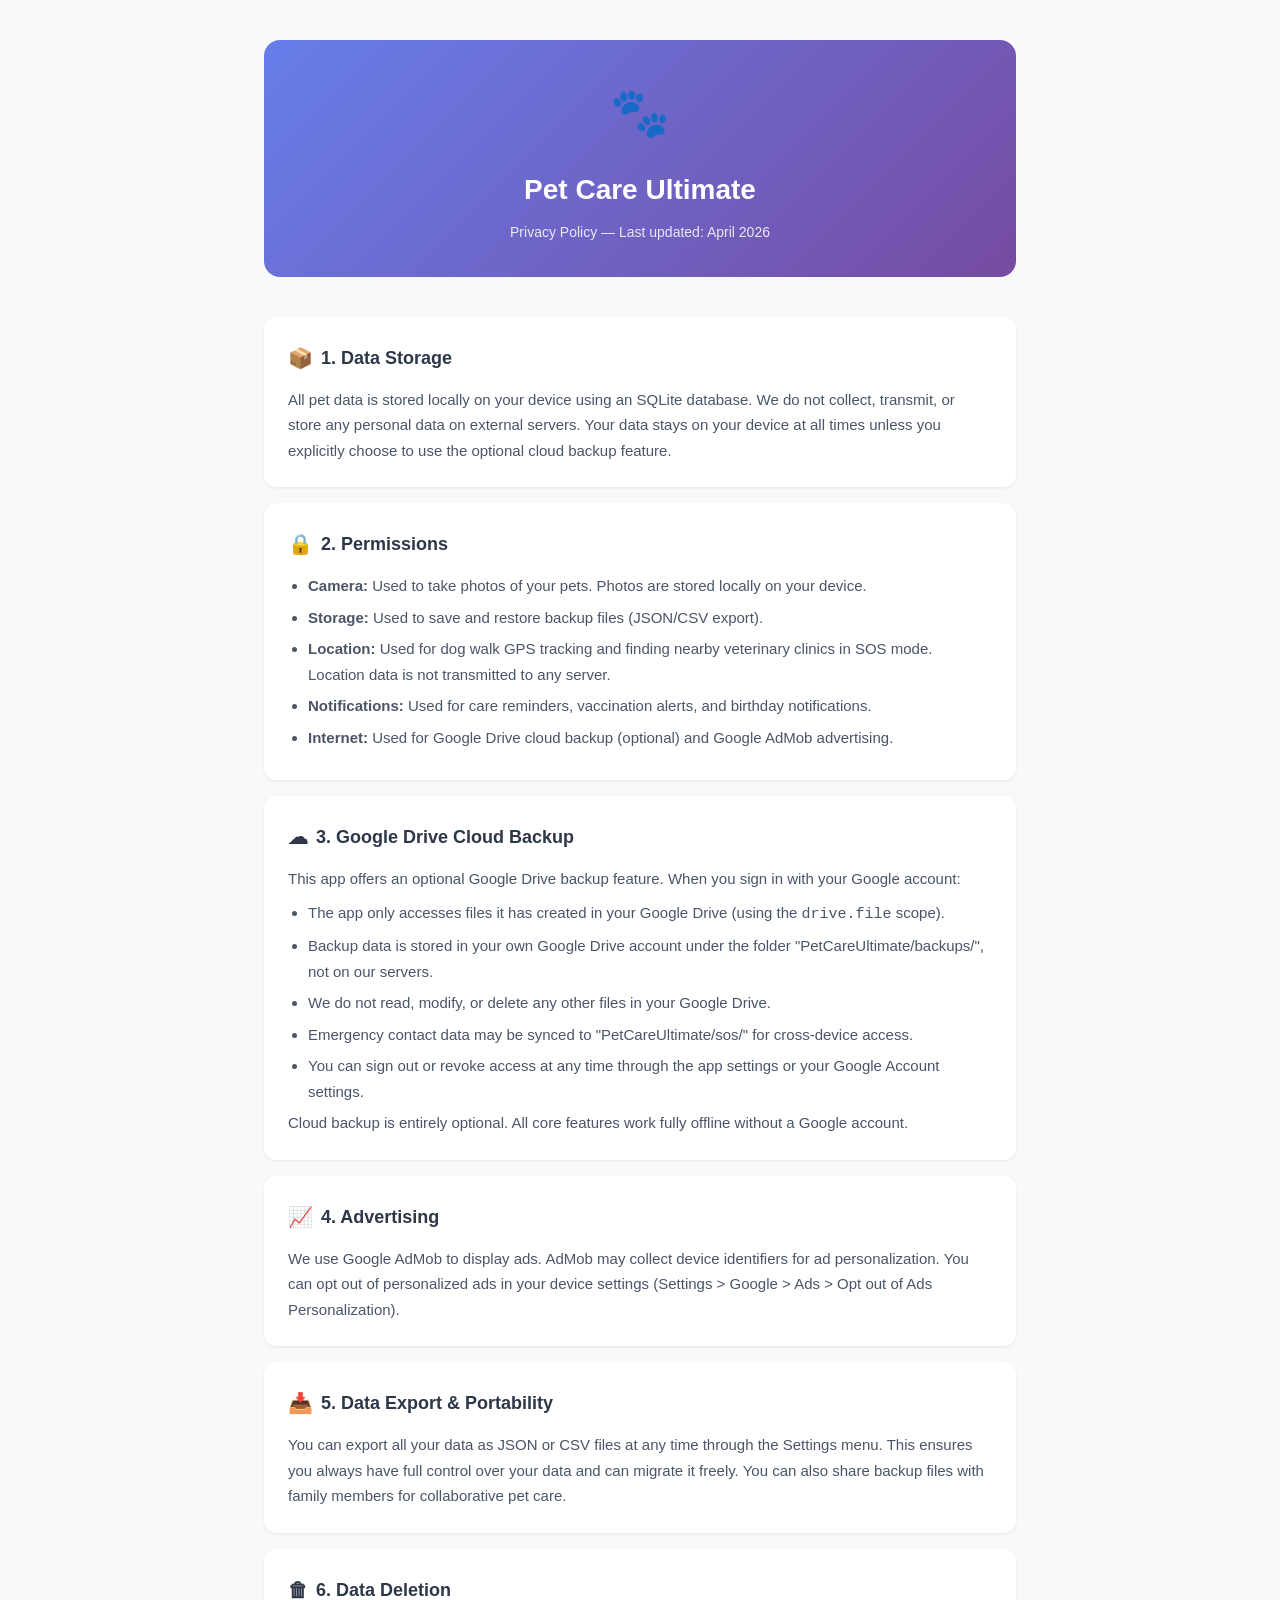
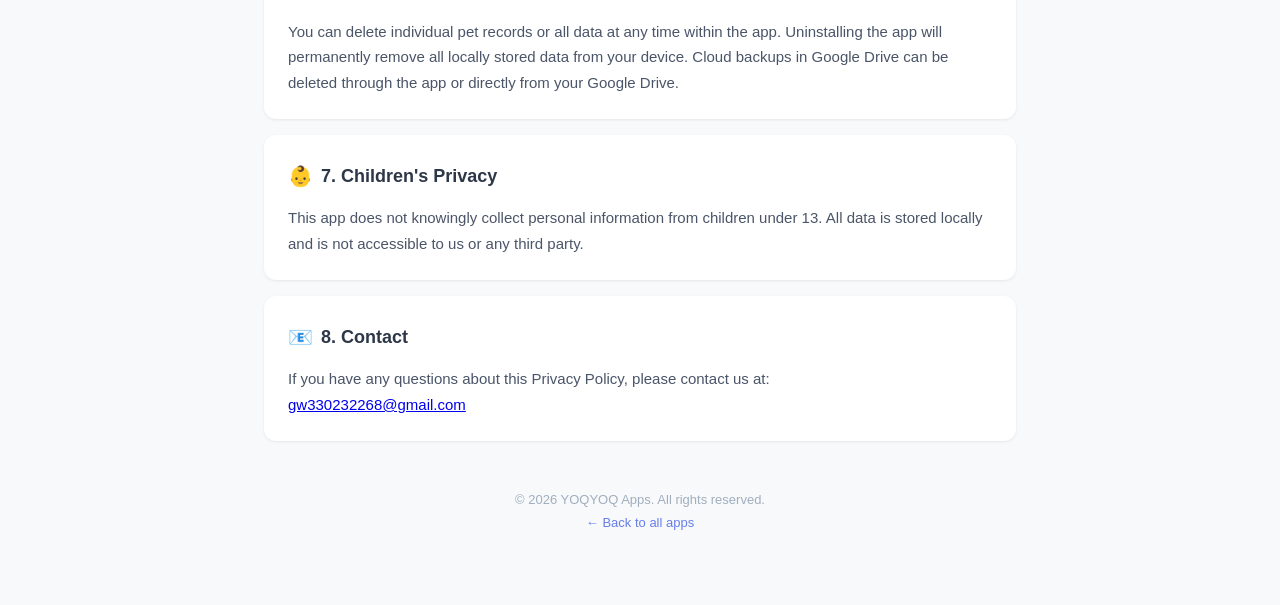
<file: pet-care-ultimate.html>
<!DOCTYPE html>
<html lang="en">
<head>
  <meta charset="UTF-8">
  <meta name="viewport" content="width=device-width, initial-scale=1.0">
  <title>Pet Care Ultimate - Privacy Policy</title>
  <link rel="stylesheet" href="style.css">
</head>
<body>
  <div class="container">
    <div class="header">
      <div class="app-icon">&#128062;</div>
      <h1>Pet Care Ultimate</h1>
      <p class="subtitle">Privacy Policy &mdash; Last updated: April 2026</p>
    </div>

    <section>
      <h2><span class="icon">&#128230;</span> 1. Data Storage</h2>
      <p>All pet data is stored locally on your device using an SQLite database. We do not collect, transmit, or store any personal data on external servers. Your data stays on your device at all times unless you explicitly choose to use the optional cloud backup feature.</p>
    </section>

    <section>
      <h2><span class="icon">&#128274;</span> 2. Permissions</h2>
      <ul>
        <li><strong>Camera:</strong> Used to take photos of your pets. Photos are stored locally on your device.</li>
        <li><strong>Storage:</strong> Used to save and restore backup files (JSON/CSV export).</li>
        <li><strong>Location:</strong> Used for dog walk GPS tracking and finding nearby veterinary clinics in SOS mode. Location data is not transmitted to any server.</li>
        <li><strong>Notifications:</strong> Used for care reminders, vaccination alerts, and birthday notifications.</li>
        <li><strong>Internet:</strong> Used for Google Drive cloud backup (optional) and Google AdMob advertising.</li>
      </ul>
    </section>

    <section>
      <h2><span class="icon">&#9729;</span> 3. Google Drive Cloud Backup</h2>
      <p>This app offers an optional Google Drive backup feature. When you sign in with your Google account:</p>
      <ul>
        <li>The app only accesses files it has created in your Google Drive (using the <code>drive.file</code> scope).</li>
        <li>Backup data is stored in your own Google Drive account under the folder "PetCareUltimate/backups/", not on our servers.</li>
        <li>We do not read, modify, or delete any other files in your Google Drive.</li>
        <li>Emergency contact data may be synced to "PetCareUltimate/sos/" for cross-device access.</li>
        <li>You can sign out or revoke access at any time through the app settings or your Google Account settings.</li>
      </ul>
      <p>Cloud backup is entirely optional. All core features work fully offline without a Google account.</p>
    </section>

    <section>
      <h2><span class="icon">&#128200;</span> 4. Advertising</h2>
      <p>We use Google AdMob to display ads. AdMob may collect device identifiers for ad personalization. You can opt out of personalized ads in your device settings (Settings &gt; Google &gt; Ads &gt; Opt out of Ads Personalization).</p>
    </section>

    <section>
      <h2><span class="icon">&#128229;</span> 5. Data Export &amp; Portability</h2>
      <p>You can export all your data as JSON or CSV files at any time through the Settings menu. This ensures you always have full control over your data and can migrate it freely. You can also share backup files with family members for collaborative pet care.</p>
    </section>

    <section>
      <h2><span class="icon">&#128465;</span> 6. Data Deletion</h2>
      <p>You can delete individual pet records or all data at any time within the app. Uninstalling the app will permanently remove all locally stored data from your device. Cloud backups in Google Drive can be deleted through the app or directly from your Google Drive.</p>
    </section>

    <section>
      <h2><span class="icon">&#128118;</span> 7. Children's Privacy</h2>
      <p>This app does not knowingly collect personal information from children under 13. All data is stored locally and is not accessible to us or any third party.</p>
    </section>

    <section>
      <h2><span class="icon">&#128231;</span> 8. Contact</h2>
      <p>If you have any questions about this Privacy Policy, please contact us at:</p>
      <p><a href="mailto:gw330232268@gmail.com">gw330232268@gmail.com</a></p>
    </section>

    <div class="footer">
      <p>&copy; 2026 YOQYOQ Apps. All rights reserved.</p>
      <p><a href="index.html">&larr; Back to all apps</a></p>
    </div>
  </div>
</body>
</html>
</file>
<file: style.css>
* {
  margin: 0;
  padding: 0;
  box-sizing: border-box;
}

body {
  font-family: -apple-system, BlinkMacSystemFont, 'Segoe UI', Roboto, Oxygen, Ubuntu, sans-serif;
  line-height: 1.7;
  color: #333;
  background: #f8f9fa;
  padding: 0;
}

.container {
  max-width: 800px;
  margin: 0 auto;
  padding: 40px 24px;
}

.header {
  text-align: center;
  margin-bottom: 40px;
  padding: 32px;
  background: linear-gradient(135deg, #667eea 0%, #764ba2 100%);
  border-radius: 16px;
  color: #fff;
}

.header h1 {
  font-size: 28px;
  margin-bottom: 8px;
}

.header .subtitle {
  font-size: 14px;
  opacity: 0.85;
}

.header .app-icon {
  font-size: 48px;
  margin-bottom: 12px;
}

section {
  background: #fff;
  border-radius: 12px;
  padding: 24px;
  margin-bottom: 16px;
  box-shadow: 0 1px 3px rgba(0,0,0,0.08);
}

section h2 {
  font-size: 18px;
  color: #2d3748;
  margin-bottom: 12px;
  display: flex;
  align-items: center;
  gap: 8px;
}

section h2 .icon {
  font-size: 20px;
}

section p, section ul {
  font-size: 15px;
  color: #4a5568;
}

section ul {
  padding-left: 20px;
  margin-top: 8px;
}

section ul li {
  margin-bottom: 6px;
}

.footer {
  text-align: center;
  padding: 32px 0;
  color: #a0aec0;
  font-size: 13px;
}

.footer a {
  color: #667eea;
  text-decoration: none;
}

/* Index page */
.app-grid {
  display: grid;
  grid-template-columns: repeat(auto-fill, minmax(300px, 1fr));
  gap: 16px;
  margin-top: 24px;
}

.app-card {
  background: #fff;
  border-radius: 12px;
  padding: 24px;
  box-shadow: 0 1px 3px rgba(0,0,0,0.08);
  text-decoration: none;
  color: inherit;
  transition: transform 0.2s, box-shadow 0.2s;
  display: flex;
  align-items: center;
  gap: 16px;
}

.app-card:hover {
  transform: translateY(-2px);
  box-shadow: 0 4px 12px rgba(0,0,0,0.12);
}

.app-card .card-icon {
  font-size: 40px;
  flex-shrink: 0;
}

.app-card .card-info h3 {
  font-size: 16px;
  color: #2d3748;
  margin-bottom: 4px;
}

.app-card .card-info p {
  font-size: 13px;
  color: #a0aec0;
}

@media (max-width: 600px) {
  .container { padding: 16px; }
  .header { padding: 24px 16px; }
  .header h1 { font-size: 22px; }
  section { padding: 20px 16px; }
  .app-grid { grid-template-columns: 1fr; }
}
</file>
